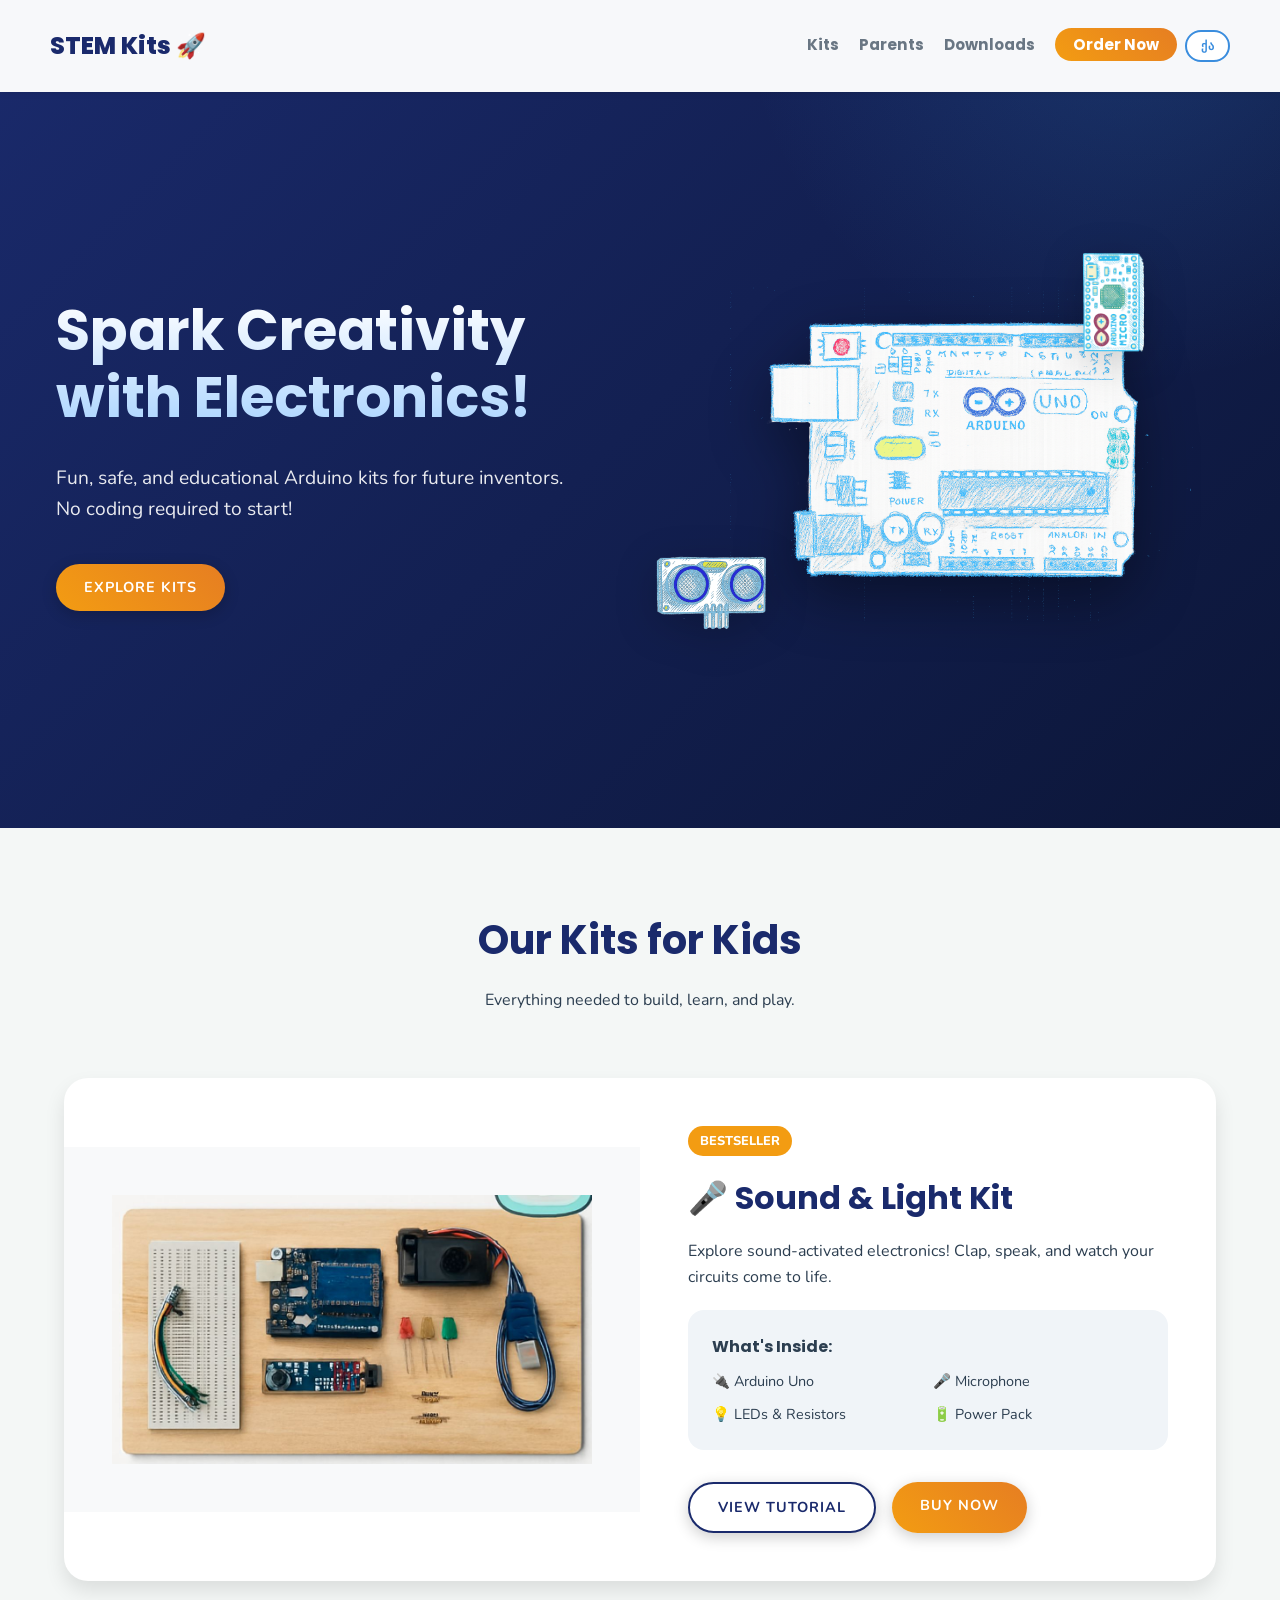
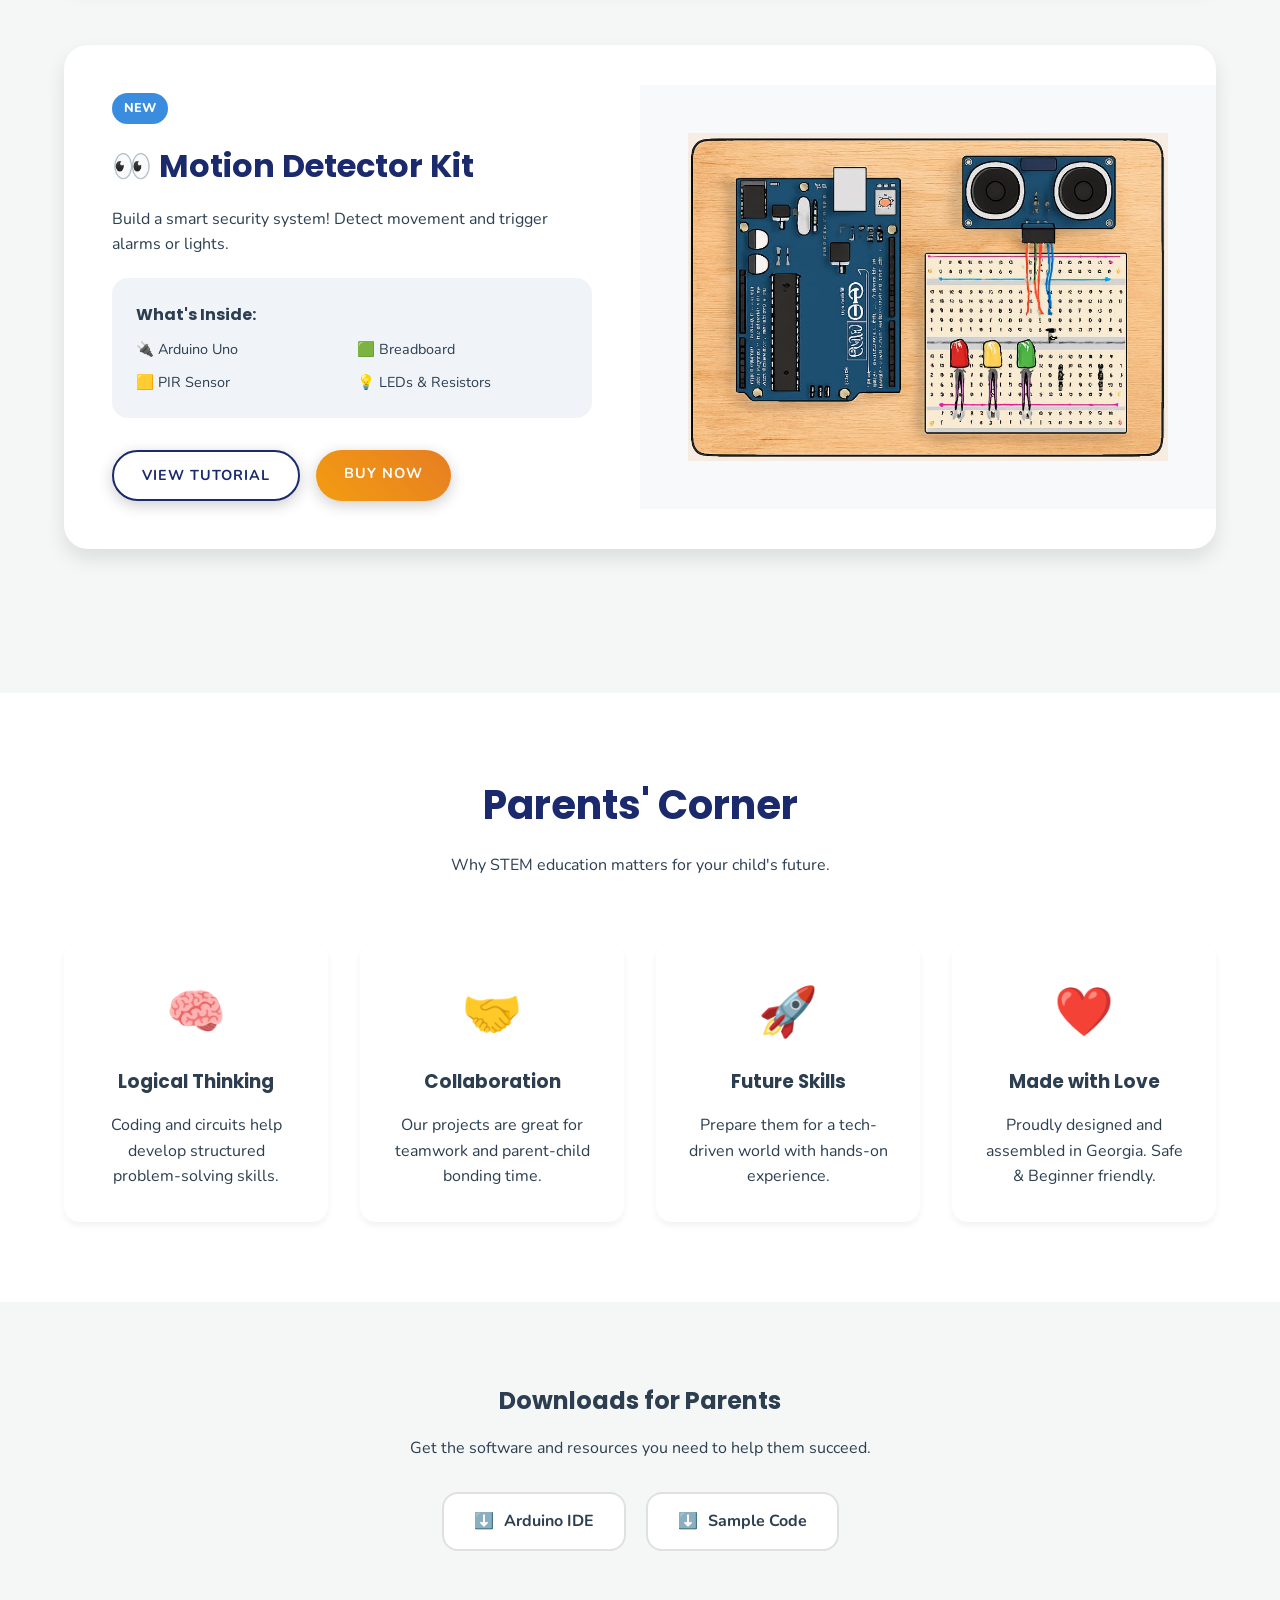
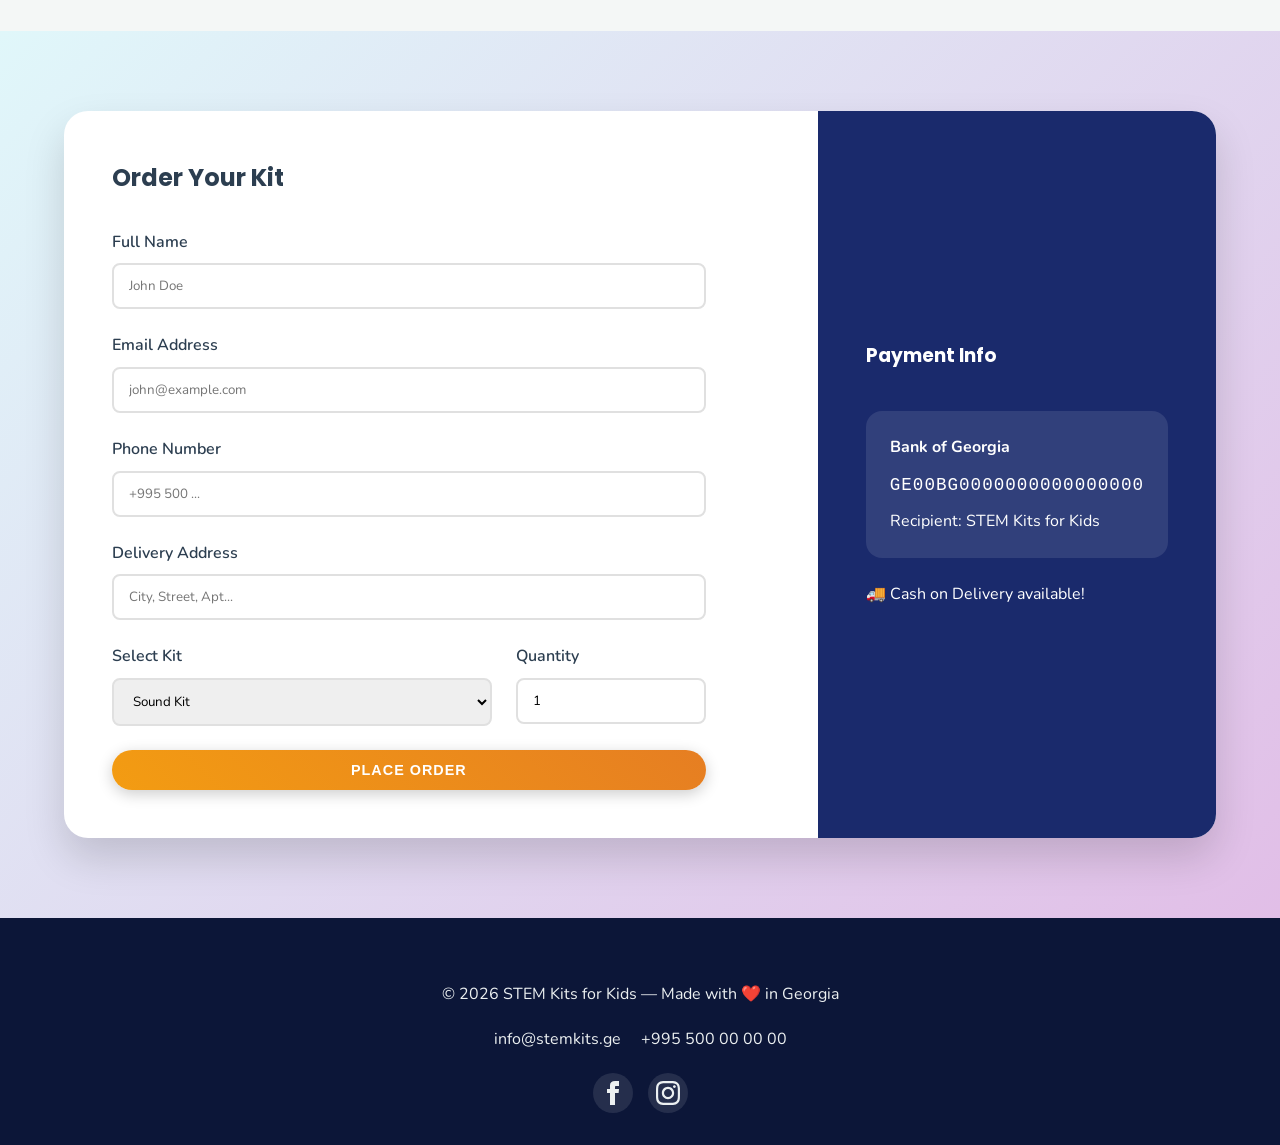
<file: index.html>
<!DOCTYPE html>
<html lang="en">
  <head>
    <meta charset="UTF-8" />
    <meta name="viewport" content="width=device-width, initial-scale=1.0" />
    <title>Arduino Fun Kits for Kids</title>
    <meta
      name="description"
      content="Arduino Fun Kits for Kids - Build, learn, and play with beginner-friendly STEM electronics kits designed for children and families in Georgia."
    />
    <meta name="robots" content="index, follow" />
    <link rel="canonical" href="https://creative-stem-modues.vercel.app/" />

    <meta property="og:type" content="website" />
    <meta property="og:title" content="Arduino Fun Kits for Kids" />
    <meta
      property="og:description"
      content="Hands-on STEM kits for kids: Sound and Light Kit, Motion Detector Kit, and guided tutorials for parents."
    />
    <meta property="og:url" content="https://creative-stem-modues.vercel.app/" />
    <meta property="og:image" content="https://creative-stem-modues.vercel.app/images/ardu.png" />

    <meta name="twitter:card" content="summary_large_image" />
    <meta name="twitter:title" content="Arduino Fun Kits for Kids" />
    <meta
      name="twitter:description"
      content="Fun and safe Arduino STEM kits with step-by-step tutorials for young inventors."
    />
    <meta name="twitter:image" content="https://creative-stem-modues.vercel.app/images/ardu.png" />
    <!-- Google Fonts -->
    <link rel="preconnect" href="https://fonts.googleapis.com" />
    <link rel="preconnect" href="https://fonts.gstatic.com" crossorigin />
    <link
      href="https://fonts.googleapis.com/css2?family=Nunito:wght@400;600;700&family=Poppins:wght@600;700;800&display=swap"
      rel="stylesheet"
    />
    <link rel="stylesheet" href="styles.css" />
    <script type="application/ld+json">
      {
        "@context": "https://schema.org",
        "@type": "Organization",
        "name": "STEM Kits for Kids",
        "url": "https://creative-stem-modues.vercel.app/",
        "email": "info@stemkits.ge",
        "telephone": "+995500000000",
        "description": "Beginner-friendly Arduino STEM kits and tutorials for kids and families.",
        "sameAs": []
      }
    </script>
  </head>
  <body>
    <!-- Navigation -->
    <nav class="navbar">
      <!-- Desktop nav: 3-column layout (logo — links — lang) -->
      <div class="nav-row">
        <a href="#" class="logo" data-i18n="logo">STEM Kits 🚀</a>
        <button class="hamburger" aria-label="Toggle menu" id="menuToggle">☰</button>
        <ul class="nav-links">
          <li><a href="#kits" data-i18n="kits">Kits</a></li>
          <li><a href="#parents" data-i18n="parents">Parents</a></li>
          <li><a href="#downloads" data-i18n="downloads">Downloads</a></li>
          <li><a href="#order" class="nav-cta" data-i18n="order">Order Now</a></li>
        </ul>
        <div class="lang-toggle" id="langToggle" data-lang="en">EN</div>
      </div>
    </nav>

    <!-- Hero Section -->
    <header class="hero">
      <div class="hero-content">
        <h1 data-i18n="heroTitle">Spark Creativity with Electronics!</h1>
        <p data-i18n="heroSubtitle">
          Fun, safe, and educational Arduino kits for future inventors. No
          coding required to start!
        </p>
        <a href="#kits" class="btn btn-primary" data-i18n="heroBtn">Explore Kits</a>
      </div>
      <div class="hero-image">
        <div id="arduino-container">
          <img id="arduino" src="images/ardu.png" alt="Arduino Board" />
          <img
            id="micro"
            src="images/micro2.png"
            alt="Micro Board"
            class="floating-part"
          />
          <img
            id="ultra"
            src="images/ultra.png"
            alt="Ultrasonic Sensor"
            class="floating-part"
          />
        </div>
      </div>
    </header>

    <!-- Kits Section -->
    <section id="kits" class="section">
      <div class="container">
        <div class="section-header">
          <h2 data-i18n="kitsTitle">Our Kits for Kids</h2>
          <p data-i18n="kitsSubtitle">Everything needed to build, learn, and play.</p>
        </div>

        <!-- Sound & Light Kit -->
        <article class="kit-card" id="sound-light-kit">
          <div class="kit-image-wrapper">
            <img
              src="images/soundkit_1.JPG"
              alt="Arduino Sound & Light Kit"
            />
          </div>
          <div class="kit-content">
            <span class="badge" data-i18n="bestseller">Bestseller</span>
            <h3 data-i18n="soundKitTitle">🎤 Sound & Light Kit</h3>
            <p data-i18n="soundKitDesc">
              Explore sound-activated electronics! Clap, speak, and watch your
              circuits come to life.
            </p>

            <div class="kit-details">
              <h4 data-i18n="whatsInside">What's Inside:</h4>
              <ul>
                <li data-i18n="soundKitItem1">🔌 Arduino Uno</li>
                <li data-i18n="soundKitItem2">🎤 Microphone</li>
                <li data-i18n="soundKitItem3">💡 LEDs & Resistors</li>
                <li data-i18n="soundKitItem4">🔋 Power Pack</li>
              </ul>
            </div>

            <div class="kit-actions">
              <a href="tutorial/tutorial-sound.html" class="btn btn-secondary" data-i18n="viewTutorial"
                >View Tutorial</a
              >
              <a href="#order" class="btn btn-primary" data-i18n="buyNow">Buy Now</a>
            </div>
          </div>
        </article>

        <!-- Motion Detector Kit -->
        <article class="kit-card inverse" id="motion-detector-kit">
          <div class="kit-image-wrapper">
            <img src="images/motion.JPG" alt="Arduino Motion Kit" />
          </div>
          <div class="kit-content">
            <span class="badge new" data-i18n="newBadge">New</span>
            <h3 data-i18n="motionKitTitle">👀 Motion Detector Kit</h3>
            <p data-i18n="motionKitDesc">
              Build a smart security system! Detect movement and trigger alarms
              or lights.
            </p>

            <div class="kit-details">
              <h4 data-i18n="whatsInside">What's Inside:</h4>
              <ul>
                <li data-i18n="motionKitItem1">🔌 Arduino Uno</li>
                <li data-i18n="motionKitItem2">🟩 Breadboard</li>
                <li data-i18n="motionKitItem3">🟨 PIR Sensor</li>
                <li data-i18n="motionKitItem4">💡 LEDs & Resistors</li>
              </ul>
            </div>

            <div class="kit-actions">
              <a href="tutorial/tutorial-motion.html" class="btn btn-secondary" data-i18n="viewTutorial"
                >View Tutorial</a
              >
              <a href="#order" class="btn btn-primary" data-i18n="buyNow">Buy Now</a>
            </div>
          </div>
        </article>
      </div>
    </section>

    <!-- Parents Section -->
    <section id="parents" class="section bg-light">
      <div class="container">
        <div class="section-header">
          <h2 data-i18n="parentsTitle">Parents' Corner</h2>
          <p data-i18n="parentsSubtitle">Why STEM education matters for your child's future.</p>
        </div>

        <div class="features-grid">
          <div class="feature-card">
            <div class="icon">🧠</div>
            <h3 data-i18n="logicalThinking">Logical Thinking</h3>
            <p data-i18n="logicalThinkingDesc">
              Coding and circuits help develop structured problem-solving
              skills.
            </p>
          </div>
          <div class="feature-card">
            <div class="icon">🤝</div>
            <h3 data-i18n="collaboration">Collaboration</h3>
            <p data-i18n="collaborationDesc">
              Our projects are great for teamwork and parent-child bonding time.
            </p>
          </div>
          <div class="feature-card">
            <div class="icon">🚀</div>
            <h3 data-i18n="futureSkills">Future Skills</h3>
            <p data-i18n="futureSkillsDesc">
              Prepare them for a tech-driven world with hands-on experience.
            </p>
          </div>
          <div class="feature-card">
            <div class="icon">❤️</div>
            <h3 data-i18n="madeWithLove">Made with Love</h3>
            <p data-i18n="madeWithLoveDesc">
              Proudly designed and assembled in Georgia. Safe & Beginner
              friendly.
            </p>
          </div>
        </div>
      </div>
    </section>

    <!-- Downloads Section -->
    <section id="downloads" class="section">
      <div class="container text-center">
        <h2 data-i18n="downloadsTitle">Downloads for Parents</h2>
        <p data-i18n="downloadsSubtitle">Get the software and resources you need to help them succeed.</p>
        <div class="download-links">
          <a
            href="https://www.arduino.cc/en/software"
            target="_blank"
            rel="noopener noreferrer"
            class="download-btn"
          >
            <span>⬇️</span> <span data-i18n="arduinoIde">Arduino IDE</span>
          </a>
          <a href="#" class="download-btn"> <span>⬇️</span> <span data-i18n="sampleCode">Sample Code</span> </a>
        </div>
      </div>
    </section>

    <!-- Order Section -->
    <section id="order" class="section bg-accent">
      <div class="container">
        <div class="order-wrapper">
          <div class="order-form-container">
            <h2 data-i18n="orderTitle">Order Your Kit</h2>
            <form
              action="https://formspree.io/f/mgvjopge"
              method="POST"
              class="styled-form"
            >
              <div class="form-group">
                <label for="name" data-i18n="fullName">Full Name</label>
                <input
                  type="text"
                  id="name"
                  name="name"
                  placeholder="John Doe"
                  data-i18n-placeholder="fullNamePlaceholder"
                  required
                />
              </div>

              <div class="form-group">
                <label for="email" data-i18n="emailAddress">Email Address</label>
                <input
                  type="email"
                  id="email"
                  name="email"
                  placeholder="john@example.com"
                  data-i18n-placeholder="emailAddressPlaceholder"
                  required
                />
              </div>

              <div class="form-group">
                <label for="phone" data-i18n="phoneNumber">Phone Number</label>
                <input
                  type="tel"
                  id="phone"
                  name="phone"
                  placeholder="+995 500 ..."
                  data-i18n-placeholder="phoneNumberPlaceholder"
                  required
                />
              </div>

              <div class="form-group">
                <label for="address" data-i18n="deliveryAddress">Delivery Address</label>
                <input
                  type="text"
                  id="address"
                  name="address"
                  placeholder="City, Street, Apt..."
                  data-i18n-placeholder="deliveryAddressPlaceholder"
                  required
                />
              </div>

              <div class="form-row">
                <div class="form-group">
                  <label for="kit" data-i18n="selectKit">Select Kit</label>
                  <select id="kit" name="kit">
                    <option value="sound" data-i18n="optionSoundKit">Sound Kit</option>
                    <option value="motion" data-i18n="optionMotionKit">Motion Detector Kit</option>
                  </select>
                </div>
                <div class="form-group">
                  <label for="quantity" data-i18n="quantity">Quantity</label>
                  <input
                    type="number"
                    id="quantity"
                    name="quantity"
                    min="1"
                    value="1"
                  />
                </div>
              </div>

              <button type="submit" class="btn btn-primary full-width" data-i18n="placeOrder">
                Place Order
              </button>
            </form>
          </div>

          <div class="payment-info">
            <h3 data-i18n="paymentInfo">Payment Info</h3>
            <div class="bank-details">
              <p><strong data-i18n="bankOfGeorgia">Bank of Georgia</strong></p>
              <p class="iban">GE00BG0000000000000000</p>
              <p data-i18n="recipient">Recipient: STEM Kits for Kids</p>
            </div>
            <div class="cash-option">
              <p data-i18n="cashOnDelivery">🚚 Cash on Delivery available!</p>
            </div>
          </div>
        </div>
      </div>
    </section>

    <footer>
      <div class="footer-content">
        <p data-i18n="footerText">© <span id="current-year"></span> STEM Kits for Kids — Made with ❤️ in Georgia</p>
        <div class="footer-links">
          <a href="mailto:info@stemkits.ge">info@stemkits.ge</a>
          <a href="tel:+995500000000">+995 500 00 00 00</a>
        </div>
        <div class="social-icons">
          <a href="#" aria-label="Facebook">
            <svg
              xmlns="http://www.w3.org/2000/svg"
              width="24"
              height="24"
              viewBox="0 0 24 24"
              fill="currentColor"
            >
              <path
                d="M9 8h-3v4h3v12h5v-12h3.642l.358-4h-4v-1.667c0-.955.192-1.333 1.115-1.333h2.885v-5h-3.808c-3.596 0-5.192 1.583-5.192 4.615v3.385z"
              />
            </svg>
          </a>
          <a href="#" aria-label="Instagram">
            <svg
              xmlns="http://www.w3.org/2000/svg"
              width="24"
              height="24"
              viewBox="0 0 24 24"
              fill="currentColor"
            >
              <path
                d="M12 2.163c3.204 0 3.584.012 4.85.07 3.252.148 4.771 1.691 4.919 4.919.058 1.265.069 1.645.069 4.849 0 3.205-.012 3.584-.069 4.849-.149 3.225-1.664 4.771-4.919 4.919-1.266.058-1.644.07-4.85.07-3.204 0-3.584-.012-4.849-.07-3.26-.149-4.771-1.699-4.919-4.92-.058-1.265-.07-1.644-.07-4.849 0-3.204.013-3.583.07-4.849.149-3.227 1.664-4.771 4.919-4.919 1.266-.057 1.645-.069 4.849-.069zm0-2.163c-3.259 0-3.667.014-4.947.072-4.358.2-6.78 2.618-6.98 6.98-.059 1.281-.073 1.689-.073 4.948 0 3.259.014 3.668.072 4.948.2 4.358 2.618 6.78 6.98 6.98 1.281.058 1.689.072 4.948.072 3.259 0 3.668-.014 4.948-.072 4.354-.2 6.782-2.618 6.979-6.98.059-1.28.073-1.689.073-4.948 0-3.259-.014-3.667-.072-4.947-.196-4.354-2.617-6.78-6.979-6.98-1.281-.059-1.69-.073-4.949-.073zm0 5.838c-3.403 0-6.162 2.759-6.162 6.162s2.759 6.163 6.162 6.163 6.162-2.759 6.162-6.163c0-3.403-2.759-6.162-6.162-6.162zm0 10.162c-2.209 0-4-1.79-4-4 0-2.209 1.791-4 4-4s4 1.791 4 4c0 2.21-1.791 4-4 4zm6.406-11.845c-.796 0-1.441.645-1.441 1.44s.645 1.44 1.441 1.44c.795 0 1.439-.645 1.439-1.44s-.644-1.44-1.439-1.44z"
              />
            </svg>
          </a>
        </div>
      </div>
    </footer>

    <script src="index.js"></script>
  </body>
</html>
</file>
<file: styles.css>
/* ===== VARIABLES & SETUP ===== */
:root {
  /* Colors */
--primary: #1a2a6c; /* Deep Space Blue */
--primary-light: #2a4085;
--accent: #f39c12;
--accent-hover: #e67e22;
--secondary: #3a8dde; /* Electric Blue */
  --bg-color: #f4f7f6;
  --text-dark: #2c3e50;
  --text-light: #ecf0f1;
  --white: #ffffff;
  --danger: #e74c3c;
  --success: #2ecc71;

  /* Typography */
  --font-heading: 'Poppins', sans-serif;
  --font-body: 'Nunito', sans-serif;

  /* Spacing & Radii */
  --radius-sm: 8px;
  --radius-md: 16px;
  --radius-lg: 24px;
  --shadow-sm: 0 4px 6px rgba(0, 0, 0, 0.05);
  --shadow-md: 0 10px 20px rgba(0, 0, 0, 0.1);
  --shadow-lg: 0 20px 40px rgba(0, 0, 0, 0.15);
}

/* ===== RESET & BASE STYLES ===== */
*,
*::before,
*::after {
  box-sizing: border-box;
  margin: 0;
  padding: 0;
}

html {
  scroll-behavior: smooth;
  height: 100%;
}

body {
  font-family: var(--font-body);
  background-color: var(--bg-color);
  color: var(--text-dark);
  line-height: 1.6;
  overflow-x: hidden;
  min-height: 100%;
  position: relative;
}

h1,
h2,
h3,
h4,
h5,
h6 {
  font-family: var(--font-heading);
  font-weight: 700;
  margin-bottom: 1rem;
}

a {
  text-decoration: none;
  color: inherit;
  transition: all 0.3s ease;
}

ul {
  list-style: none;
}

img {
  max-width: 100%;
  display: block;
}

section {
  padding: 5rem 1rem;
}

.container {
  max-width: 1200px;
  margin: 0 auto;
  padding: 0 1.5rem;
}

/* ===== UTILITIES ===== */
.text-center {
  text-align: center;
}
.bg-light {
  background-color: var(--white);
}
.bg-accent {
  background: linear-gradient(135deg, #e0f7fa 0%, #e1bee7 100%);
}

.btn {
  display: inline-block;
  padding: 12px 28px;
  font-weight: 700;
  border-radius: 50px;
  text-transform: uppercase;
  letter-spacing: 1px;
  font-size: 0.9rem;
  box-shadow: 0 4px 15px rgba(0, 0, 0, 0.2);
  cursor: pointer;
  border: none;
}

.btn-primary {
  background: linear-gradient(45deg, var(--accent), var(--accent-hover));
  color: var(--white);
}

.btn-primary:hover {
  transform: translateY(-3px);
  box-shadow: 0 8px 20px rgba(243, 156, 18, 0.4);
}

.btn-secondary {
  background: var(--white);
  color: var(--primary);
  border: 2px solid var(--primary);
}

.btn-secondary:hover {
  background: var(--primary);
  color: var(--white);
}

/* ===== NAVIGATION ===== */
.navbar {
  position: fixed;
  top: 0;
  left: 0;
  width: 100%;
  background: rgba(255, 255, 255, 0.97);
  -webkit-backdrop-filter: blur(14px);
  backdrop-filter: blur(14px);
  z-index: 1000;
  box-shadow: 0 1px 4px rgba(0, 0, 0, 0.06), 0 2px 8px rgba(0, 0, 0, 0.04);
  padding: 0 1rem;
  text-align: center;
  display: flex;
  justify-content: center;
  align-items: stretch;
}

.nav-row {
  display: flex;
  align-items: center;
  max-width: 1180px;
  margin: 10px;
  width: 100%;
  gap: 0.5rem;
  height: clamp(64px, 7vw, 72px);
  justify-content: space-between;
}

.logo {
  font-family: var(--font-heading);
  font-size: clamp(1.3rem, 2.8vw, 1.5rem);
  font-weight: 800;
  color: var(--primary);
  white-space: nowrap;
  margin-right: auto;
}

/* ---- Hamburger button (mobile only) ---- */
.hamburger {
  display: none;
  background: transparent;
  border: none;
  cursor: pointer;
  padding: 0.25rem 0.4rem;
  font-size: clamp(1.6rem, 3vw, 2rem);
  line-height: 1;
  color: var(--text-dark);
  -webkit-tap-highlight-color: transparent;
}

.hamburger:hover {
  color: var(--primary);
}

/* ---- Desktop nav links (row) ---- */
/* ---- Nav container (used on iPad + mobile) ---- */
.nav-container {
  max-width: 1180px;
  margin: 0 auto;
  height: clamp(64px, 7vw, 72px);
  display: flex;
}

.nav-links {
  display: flex !important;
  align-items: center;
  gap: clamp(0.6rem, 2vw, 1.25rem);
}

.nav-links a {
  font-family: var(--font-heading);
  font-size: clamp(0.85rem, 2.4vw, 0.95rem);
  font-weight: 700;
  color: rgba(44, 62, 80, 0.7);
  transition: all 0.2s ease;
  position: relative;
}

.nav-links a::after {
  content: '';
  position: absolute;
  bottom: -4px;
  left: 0;
  width: 0%;
  height: 3px;
  background: var(--accent);
  border-radius: 2px;
  transition: width 0.25s ease;
}

.nav-links a:hover,
.nav-links a:focus-visible {
  color: var(--primary);
}

.nav-links a:hover::after,
.nav-links a:focus-visible::after {
  width: 100%;
}

/* "Order Now" CTA link */
.nav-cta {
  background: linear-gradient(45deg, var(--accent), var(--accent-hover));
  color: white !important;
  padding: 6px 18px;
  border-radius: 50px;
}

.nav-cta:hover::after {
  width: 100%;
  background: rgba(255, 255, 255, 0.3);
}

/* ---- Mobile menu (active state) ---- */
@media (max-width: 670px) {
  .hamburger {
    display: inline-flex;
    will-change: transform;
  }

  /* Hide desktop links by default — show as overlay when active */
  .nav-links {
    display: none !important;
    flex-direction: column;
    position: absolute;
    top: calc(100% + 8px);
    left: 0;
    right: 0;
    background: rgba(255, 255, 255, 0.99);
    backdrop-filter: blur(14px);
    -webkit-backdrop-filter: blur(14px);
    padding: clamp(0.75rem, 3vw, 1rem) 0;
    gap: clamp(0.35rem, 1.8vw, 0.65rem);
    box-shadow: var(--shadow-md);
    border-top: 1px solid rgba(0, 0, 0, 0.04);
    text-align: center;
    z-index: 999;
  }

  .nav-links a {
    font-size: clamp(0.95rem, 3vw, 1.05rem);
    padding: clamp(0.25rem, 1vw, 0.45rem) clamp(0.75rem, 3vw, 1rem);
    border-radius: var(--radius-sm);
    color: rgba(44, 62, 80, 0.9);
  }

  .nav-links a:hover,
  .nav-links a:focus-visible {
    background: #f0f4f8;
  }

  /* Active = slide-in from the left */
  .nav-links.active {
    display: flex !important;
    transition: opacity 0.3s ease, transform 0.3s ease;
  }

  .hamburger.active {
    transform: rotate(45deg);
  }

  .nav-cta {
    margin-top: clamp(0.25rem, 1vw, 0.5rem);
  }

  /* Lang toggle position in mobile header */
  .lang-toggle {
    margin-left: auto;
    order: 4;
    padding: 6px 14px;
    font-size: clamp(0.7rem, 2vw, 0.85rem);
  }

  /* Hero & nav-container spacing on mobile */
  .hero {
    padding-top: calc(clamp(64px, 7vw, 72px) + 1rem);
  }

  .nav-container {
    height: auto;
    gap: clamp(0.5rem, 3vw, 1rem);
  }
}

/* ===== LANGUAGE TOGGLE ===== */
.lang-toggle {
  display: inline-block;
  background: var(--white);
  border: 2px solid var(--secondary);
  border-radius: 20px;
  cursor: pointer;
  flex-shrink: 0;
  font-family: var(--font-heading);
  font-size: 0.75rem;
  font-weight: 800;
  padding: 4px 14px;
  text-transform: uppercase;
  letter-spacing: 0.5px;
  color: var(--secondary);
  -webkit-user-select: none;
  user-select: none;
  transition: all 0.3s ease;
}

.lang-toggle:hover {
  background: var(--secondary);
  color: var(--white);
  box-shadow: 0 0 0 3px rgba(58, 141, 222, 0.15);
}

/* ===== HERO SECTION ===== */
.hero {
  min-height: clamp(620px, 92svh, 860px);
  background: linear-gradient(135deg, var(--primary) 0%, #0c1638 100%);
  color: var(--white);
  display: flex;
  align-items: center;
  justify-content: center;
  gap: clamp(1rem, 2vw, 2rem);
  position: relative;
  overflow: hidden;
  padding: clamp(7rem, 12vw, 8.5rem) 1.5rem 3.5rem;
}

.hero::before {
  content: '';
  position: absolute;
  top: -50%;
  right: -20%;
  width: 800px;
  height: 800px;
  background: radial-gradient(
    circle,
    rgba(58, 141, 222, 0.2) 0%,
    transparent 70%
  );
  border-radius: 50%;
}

.hero-content {
  flex: 1;
  max-width: 600px;
  padding: 2rem;
  z-index: 2;
  animation: fadeInDown 1s ease-out;
}

.hero h1 {
  font-size: 3.5rem;
  line-height: 1.2;
  padding-bottom: 1rem;
  background: -webkit-linear-gradient(#fff, #a0cfff);
  -webkit-background-clip: text;
  background-clip: text;
  -webkit-text-fill-color: transparent;
}

.hero p {
  font-size: 1.2rem;
  margin-bottom: 40px;
  opacity: 0.9;
}

.hero-image {
  flex: 1;
  display: flex;
  justify-content: center;
  align-items: center;
  z-index: 2;
  position: relative;
  min-width: 0;
}

/* Specific styling for the existing structure if needed, or overridden */
#arduino-container {
  position: relative;
  width: 100%;
  max-width: 500px;
  animation: float 6s ease-in-out infinite;
}

#arduino {
  width: 100%;
  filter: drop-shadow(0 20px 30px rgba(0, 0, 0, 0.4));
  z-index: 1; /* Keep it below floating parts if they overlap, or handle z-ordering */
  position: relative;
}

.floating-part {
  position: absolute;
  z-index: 2;
  filter: drop-shadow(0 10px 20px rgba(0, 0, 0, 0.2));
  animation: float 8s ease-in-out infinite;
}

#micro {
  width: 110px;
  top: -40px;
  right: 35px;
  animation: float-micro 7s ease-in-out infinite;
  animation-delay: 1s;
}

#ultra {
  width: 140px;
  bottom: -40px;
  left: -60px;
  animation: float-ultra 8s ease-in-out infinite;
  animation-delay: 2s;
}

@keyframes float-micro {
  0% {
    transform: translateY(0px) rotate(15deg);
  }
  50% {
    transform: translateY(-15px) rotate(10deg);
  }
  100% {
    transform: translateY(0px) rotate(15deg);
  }
}

@keyframes float-ultra {
  0% {
    transform: translateY(0px) rotate(-10deg);
  }
  50% {
    transform: translateY(-15px) rotate(-15deg);
  }
  100% {
    transform: translateY(0px) rotate(-10deg);
  }
}

@keyframes float {
  0% {
    transform: translateY(0px) rotate(0deg);
  }
  50% {
    transform: translateY(-20px) rotate(2deg);
  }
  100% {
    transform: translateY(0px) rotate(0deg);
  }
}

@keyframes fadeInDown {
  from {
    opacity: 0;
    transform: translateY(-30px);
  }
  to {
    opacity: 1;
    transform: translateY(0);
  }
}

/* ===== KITS SECTION ===== */
.section-header {
  text-align: center;
  margin-bottom: 4rem;
}

.section-header h2 {
  font-size: 2.5rem;
  color: var(--primary);
}

.kit-card {
  display: flex;
  align-items: center;
  background: var(--white);
  border-radius: var(--radius-lg);
  box-shadow: var(--shadow-md);
  margin-bottom: 4rem;
  overflow: hidden;
  transition: transform 0.3s ease;
}

.kit-card:hover {
  transform: translateY(-10px);
  box-shadow: var(--shadow-lg);
}

.kit-card.inverse {
  flex-direction: row-reverse;
}

.kit-image-wrapper {
  flex: 1;
  padding: 3rem;
  background: #f8f9fa;
  display: flex;
  justify-content: center;
}

.kit-image-wrapper img {
  max-height: 350px;
  object-fit: contain;
  transition: transform 0.5s ease;
}

.kit-card:hover .kit-image-wrapper img {
  transform: scale(1.05);
}

.kit-content {
  flex: 1;
  padding: 3rem;
  position: relative;
}

.badge {
  display: inline-block;
  padding: 5px 12px;
  border-radius: 20px;
  font-size: 0.8rem;
  font-weight: 800;
  text-transform: uppercase;
  margin-bottom: 1rem;
  background: var(--accent);
  color: white;
}

.badge.new {
  background: var(--secondary);
}

.kit-content h3 {
  font-size: 2rem;
  color: var(--primary);
}

.kit-details {
  margin: 20px 0;
  background: #f0f4f8;
  padding: 1.5rem;
  border-radius: var(--radius-md);
}

.kit-details h4 {
  font-size: 1rem;
  margin-bottom: 10px;
}

.kit-details ul {
  display: grid;
  grid-template-columns: 1fr 1fr;
  gap: 10px;
}

.kit-details li {
  font-size: 0.9rem;
  display: flex;
  align-items: center;
}

.kit-actions {
  display: flex;
  gap: 1rem;
  margin-top: 2rem;
  flex-wrap: wrap;
}

/* ===== PARENTS SECTION ===== */
.features-grid {
  display: grid;
  grid-template-columns: repeat(auto-fit, minmax(250px, 1fr));
  gap: 2rem;
}

.feature-card {
  background: var(--white);
  padding: 2rem;
  border-radius: var(--radius-md);
  box-shadow: var(--shadow-sm);
  text-align: center;
  transition: all 0.3s;
}

.feature-card:hover {
  transform: translateY(-5px);
  box-shadow: var(--shadow-md);
}

.feature-card .icon {
  font-size: 3rem;
  margin-bottom: 1rem;
}

/* ===== DOWNLOADS SECTION ===== */
.download-links {
  display: flex;
  justify-content: center;
  gap: 20px;
  margin-top: 30px;
  flex-wrap: wrap;
}

.download-btn {
  background: var(--white);
  border: 2px solid #e0e0e0;
  padding: 15px 30px;
  border-radius: var(--radius-md);
  font-weight: 700;
  display: flex;
  align-items: center;
  gap: 10px;
  transition: all 0.3s;
}

.download-btn:hover {
  border-color: var(--secondary);
  color: var(--secondary);
  box-shadow: var(--shadow-sm);
}

/* ===== ORDER SECTION ===== */
.order-wrapper {
  display: flex;
  gap: 4rem;
  background: var(--white);
  border-radius: var(--radius-lg);
  overflow: hidden;
  box-shadow: var(--shadow-lg);
}

.order-form-container {
  flex: 2;
  padding: 3rem;
}

.styled-form {
  margin-top: 2rem;
}

.form-group {
  margin-bottom: 1.5rem;
}

.form-row {
  display: grid;
  grid-template-columns: 2fr 1fr;
  gap: 1.5rem;
}

label {
  display: block;
  margin-bottom: 0.5rem;
  font-weight: 600;
  color: var(--text-dark);
}

input,
select {
  width: 100%;
  padding: 12px 15px;
  border: 2px solid #e0e0e0;
  border-radius: var(--radius-sm);
  font-family: inherit;
  transition: border-color 0.3s;
}

input:focus,
select:focus {
  outline: none;
  border-color: var(--secondary);
}

.full-width {
  width: 100%;
}

.payment-info {
  flex: 1;
  background: var(--primary);
  color: var(--white);
  padding: 3rem;
  display: flex;
  flex-direction: column;
  justify-content: center;
}

.bank-details {
  background: rgba(255, 255, 255, 0.1);
  padding: 1.5rem;
  border-radius: var(--radius-md);
  margin: 1.5rem 0;
}

.iban {
  font-family: monospace;
  font-size: 1.1rem;
  letter-spacing: 1px;
  margin: 10px 0;
}

/* ===== FOOTER ===== */
footer {
  background: #0c1638;
  color: var(--text-light);
  padding: 4rem 1rem 2rem;
  text-align: center;
}

.footer-content {
  max-width: 600px;
  margin: 0 auto;
}

.footer-links {
  display: flex;
  justify-content: center;
  gap: 20px;
  margin: 20px 0;
}

.social-icons {
  display: flex;
  justify-content: center;
  gap: 15px;
}

.social-icons a {
  background: rgba(255, 255, 255, 0.1);
  width: 40px;
  height: 40px;
  border-radius: 50%;
  display: flex;
  align-items: center;
  justify-content: center;
  transition: background 0.3s;
}

.social-icons a:hover {
  background: var(--accent);
}

/* ===== RESPONSIVE ===== */
@media (max-width: 900px) {
  /* Navbar — iPad & tablet (merged from ipad + desktop rules) */
  .navbar {
    padding: 0.75rem 0;
  }

  .logo {
    margin-right: 0;
    white-space: nowrap;
  }

  .nav-links {
    width: 100%;
    gap: 0.75rem;
    justify-content: center;
  }

  .lang-toggle {
    margin-left: auto;
    margin-right: 0;
    flex-shrink: 0;
  }

  /* Hero — merged iPad + mobile */
  .hero {
    min-height: 500px;
    padding: 7.5rem 1rem 3rem;
    text-align: center;
  }

  .hero-content {
    max-width: 600px;
    margin-top: 2rem;
  }

  .hero h1 {
    font-size: clamp(2.1rem, 7vw, 3rem);
  }

  .hero p {
    margin-bottom: 2rem;
  }

  /* Kit cards stack vertically on tablet/mobile */
  .kit-card,
  .kit-card.inverse {
    flex-direction: column;
  }

  .kit-image-wrapper,
  .kit-content,
  .order-form-container,
  .payment-info {
    padding: 2rem;
  }

  /* Floating parts reposition */
  #arduino-container {
    max-width: 360px;
  }

  #micro {
    width: 90px;
    top: -24px;
    right: 14px;
  }

  #ultra {
    width: 110px;
    bottom: -22px;
    left: -24px;
  }

  .order-wrapper {
    flex-direction: column;
    gap: 0;
  }

  /* iPad-specific: grid nav layout */
  @media (min-width: 671px) and (min-width: 900px + 1px) {
    .nav-container {
      display: grid;
      grid-template-columns: auto 1fr auto;
      align-items: center;
      gap: 0.5rem;
    }

    #ultra {
      width: 110px;
    }
  }

}


@media (max-width: 670px) {
  .container,
  .nav-container {
    padding: 0 1rem;
  }

  .nav-container {
    gap: 0.5rem;
  }

  section {
    padding: 3rem 1rem;
  }

  .hero {
    min-height: 500px;
    padding: 7.5rem 1rem 3rem;
  }

  .hero h1 {
    font-size: 2.5rem;
  }

  .logo {
    font-size: 1.25rem;
  }

  /* Mobile hamburger menu - hide desktop nav links, show mobile nav */
  .nav-links {
    display: none;
    flex-direction: column;
    position: absolute;
    top: 70px;
    left: 0;
    right: 0;
    background: rgba(255, 255, 255, 0.98);
    -webkit-backdrop-filter: blur(10px);
    backdrop-filter: blur(10px);
    padding: 1rem;
    gap: 0.75rem;
    box-shadow: var(--shadow-md);
    border-top: 1px solid #e0e0e0;
    text-align: center;
  }

  .nav-links a {
    font-size: 0.9rem;
    white-space: nowrap;
  }

  .nav-cta {
    padding: 6px 12px;
  }

  .section-header {
    margin-bottom: 2.5rem;
  }

  .section-header h2 {
    font-size: 2rem;
  }

  .kit-content h3 {
    font-size: 1.55rem;
  }

  .kit-details ul {
    grid-template-columns: 1fr;
  }

  .kit-actions .btn {
    width: 100%;
    text-align: center;
  }

  #ultra {
    left: 6px;
  }

  #micro {
    right: 6px;
  }

  .download-btn {
    width: 100%;
    justify-content: center;
  }

  .footer-links {
    flex-direction: column;
    gap: 0.6rem;
  }

  .order-wrapper {
    flex-direction: column;
    gap: 0;
  }

  .form-row {
    grid-template-columns: 1fr;
  }

  .iban {
    font-size: 0.9rem;
    word-break: break-all;
  }

  footer {
    padding: 3rem 1rem 2rem;
  }
}

@media (max-width: 420px) {
  .btn {
    width: 100%;
    text-align: center;
  }

  .hero {
    padding-top: 8rem;
  }

  .nav-links {
    gap: 0.35rem;
  }

  .nav-links a {
    font-size: 0.82rem;
  }

  .nav-cta {
    padding: 5px 10px;
  }

  .hero h1 {
    font-size: 2.05rem;
  }

  .hero p {
    font-size: 1rem;
  }

  #arduino-container {
    max-width: 290px;
  }

  #micro {
    width: 72px;
    top: -18px;
  }

  #ultra {
    width: 92px;
    bottom: -18px;
  }

  .order-form-container,
  .payment-info,
  .kit-image-wrapper,
  .kit-content {
    padding: 1.25rem;
  }
}
</file>
